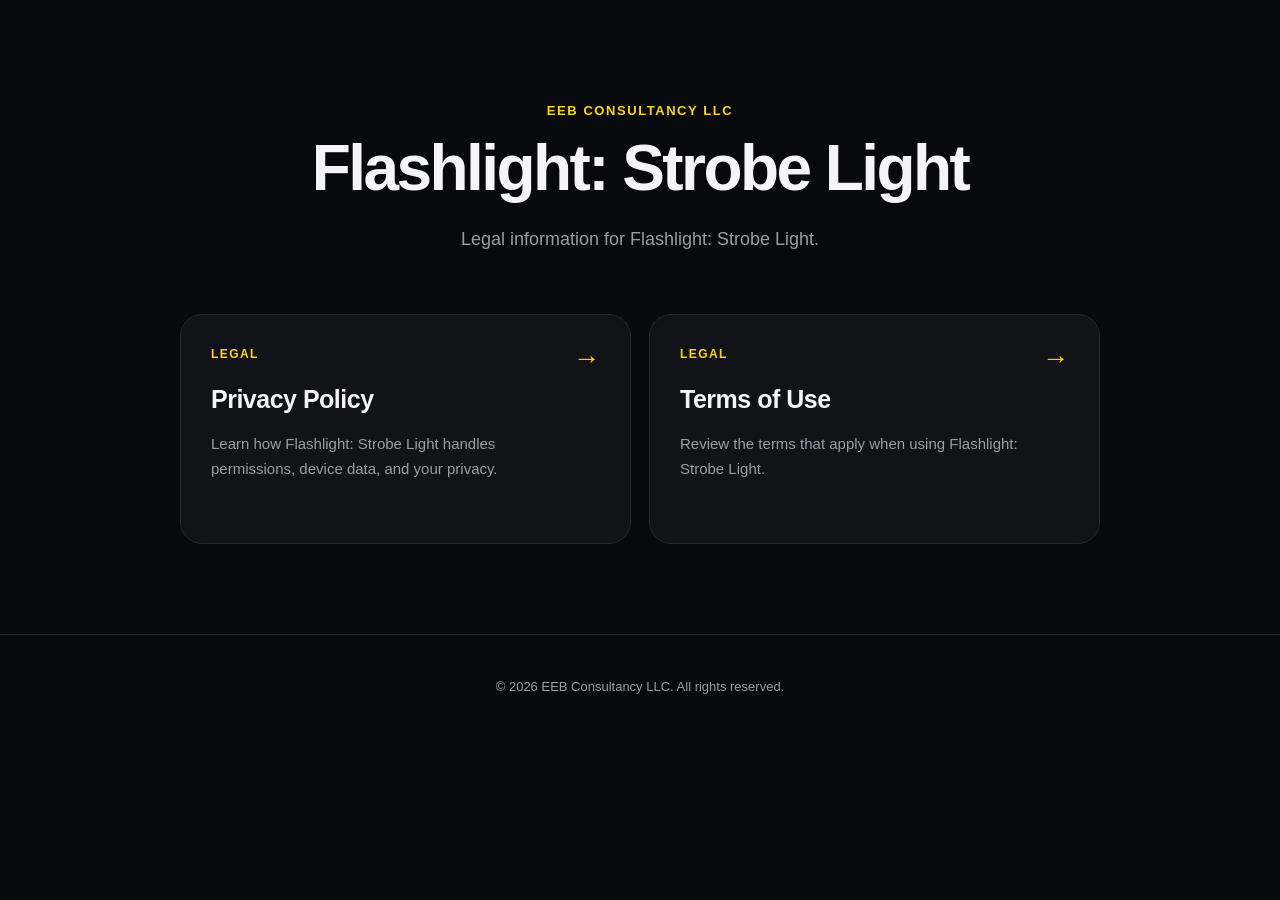
<file: index.html>
<!DOCTYPE html>
<html lang="en">
<head>
  <meta charset="UTF-8">
  <meta name="viewport" content="width=device-width, initial-scale=1.0">

  <title>Flashlight: Strobe Light — Legal</title>

  <meta
    name="description"
    content="Privacy Policy and Terms of Use for Flashlight: Strobe Light."
  >

  <meta name="robots" content="index, follow">

  <link rel="stylesheet" href="styles.css">
</head>

<body>

  <header class="site-header">
    <div class="container">
      <p class="eyebrow">EEB Consultancy LLC</p>
      <h1>Flashlight: Strobe Light</h1>
      <p class="subtitle">
        Legal information for Flashlight: Strobe Light.
      </p>
    </div>
  </header>

  <main class="container">

    <section class="legal-grid">

      <a class="legal-card" href="privacy.html">
        <div>
          <p class="card-label">LEGAL</p>
          <h2>Privacy Policy</h2>
          <p>
            Learn how Flashlight: Strobe Light handles permissions,
            device data, and your privacy.
          </p>
        </div>
        <span class="card-arrow">→</span>
      </a>

      <a class="legal-card" href="terms.html">
        <div>
          <p class="card-label">LEGAL</p>
          <h2>Terms of Use</h2>
          <p>
            Review the terms that apply when using
            Flashlight: Strobe Light.
          </p>
        </div>
        <span class="card-arrow">→</span>
      </a>

    </section>

  </main>

  <footer class="site-footer">
    <div class="container">
      <p>© 2026 EEB Consultancy LLC. All rights reserved.</p>
    </div>
  </footer>

</body>
</html>
</file>
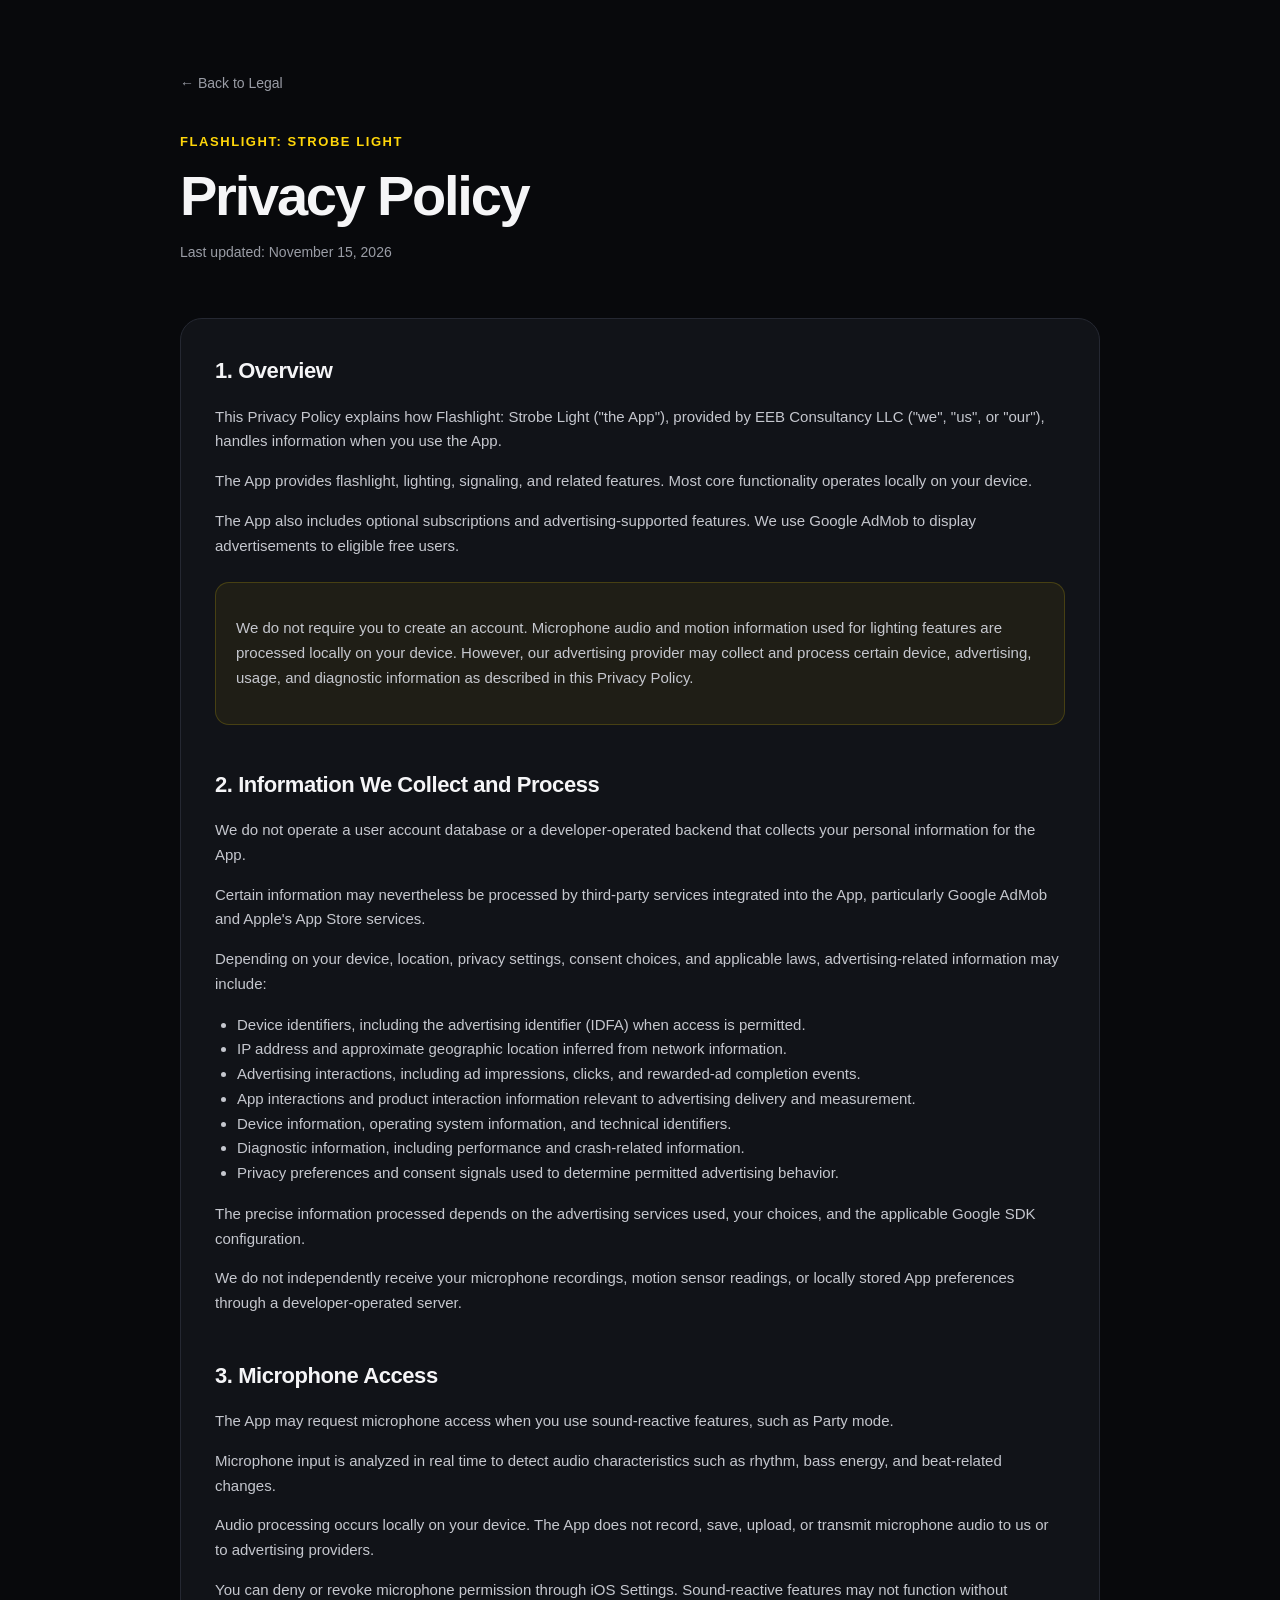
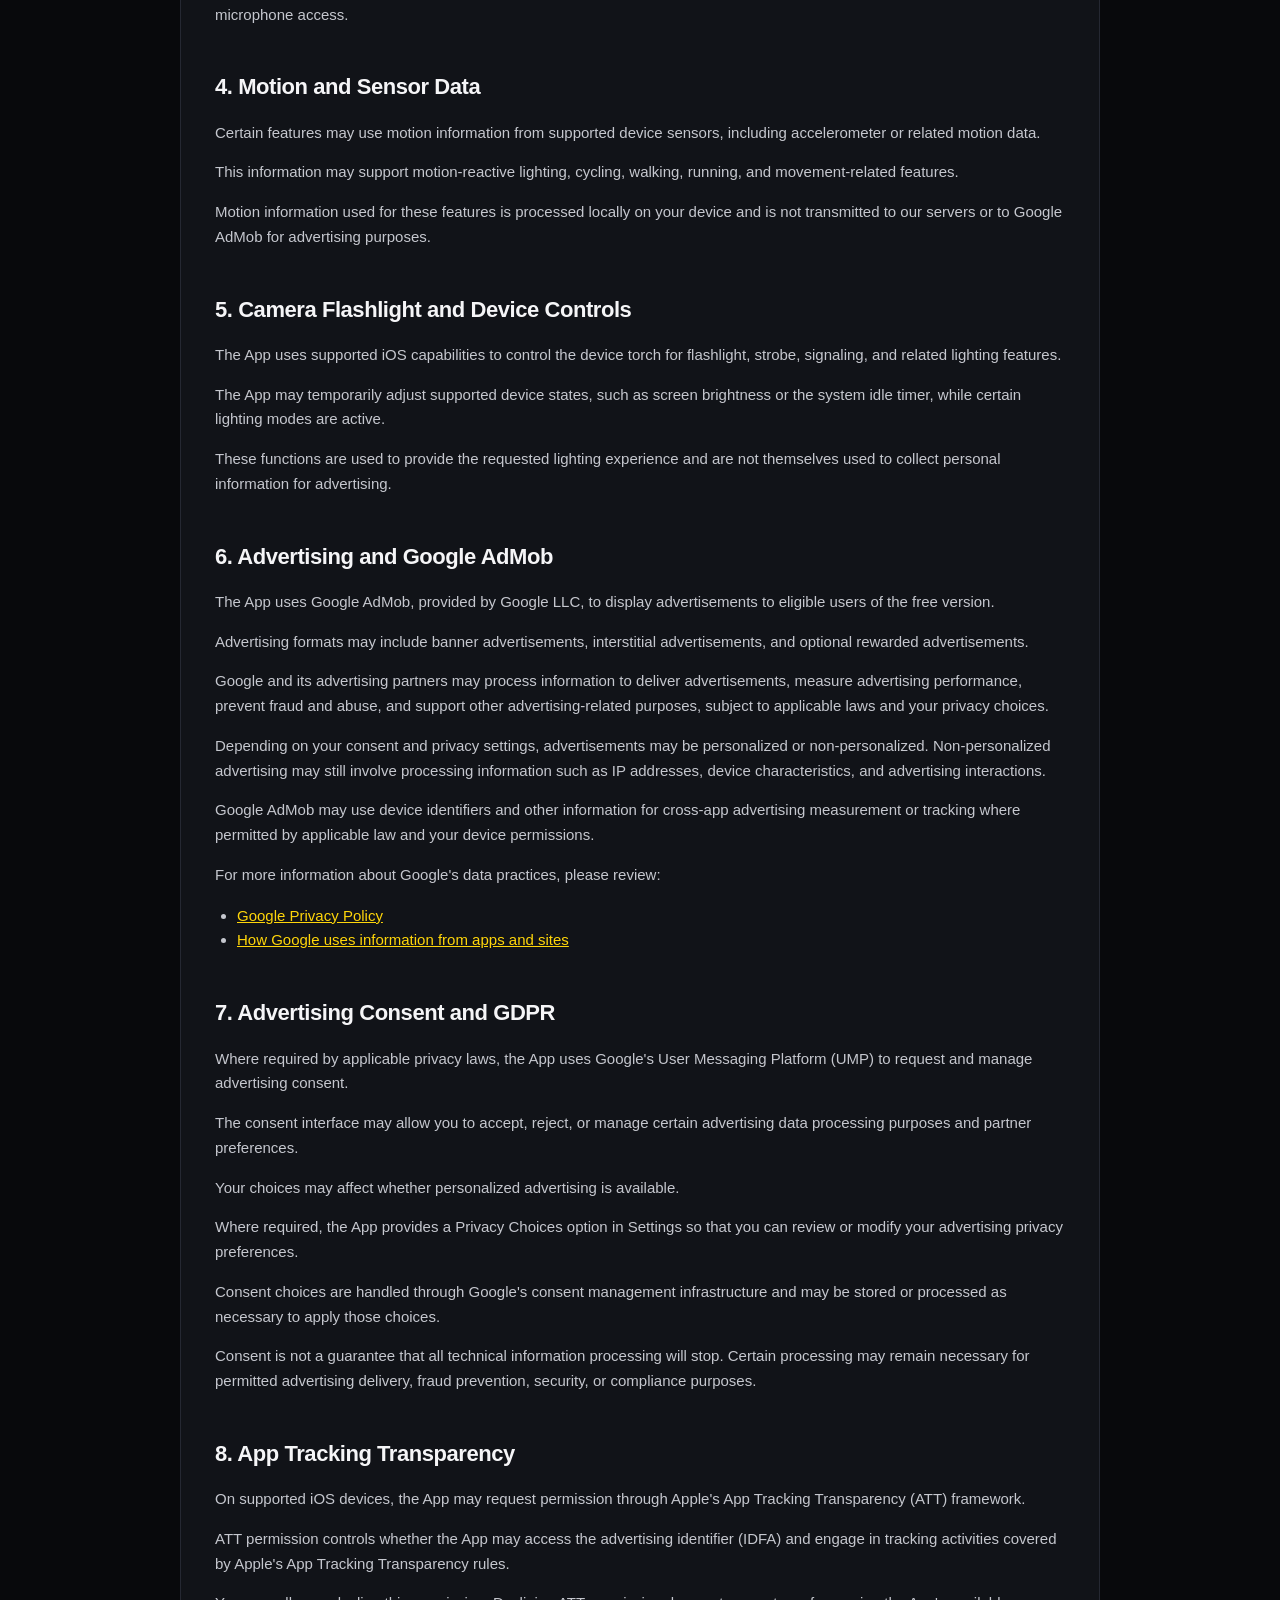
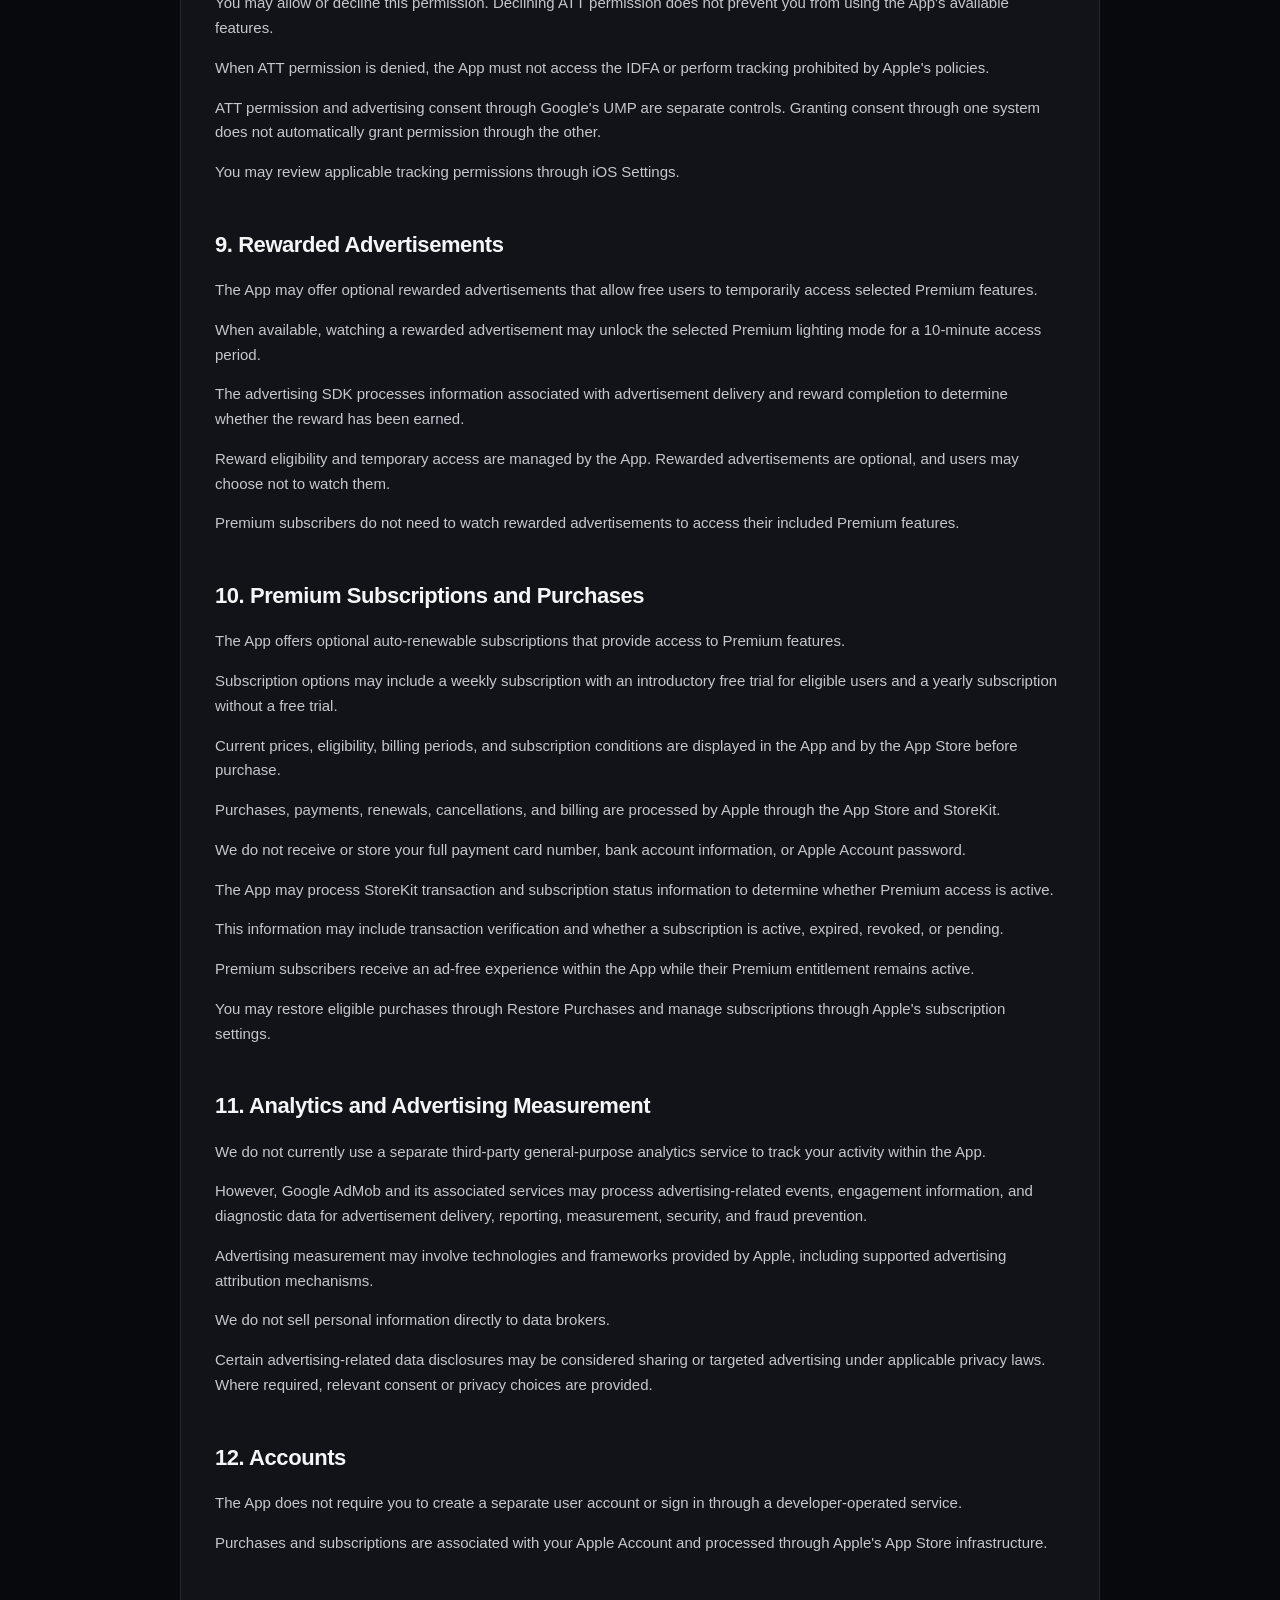
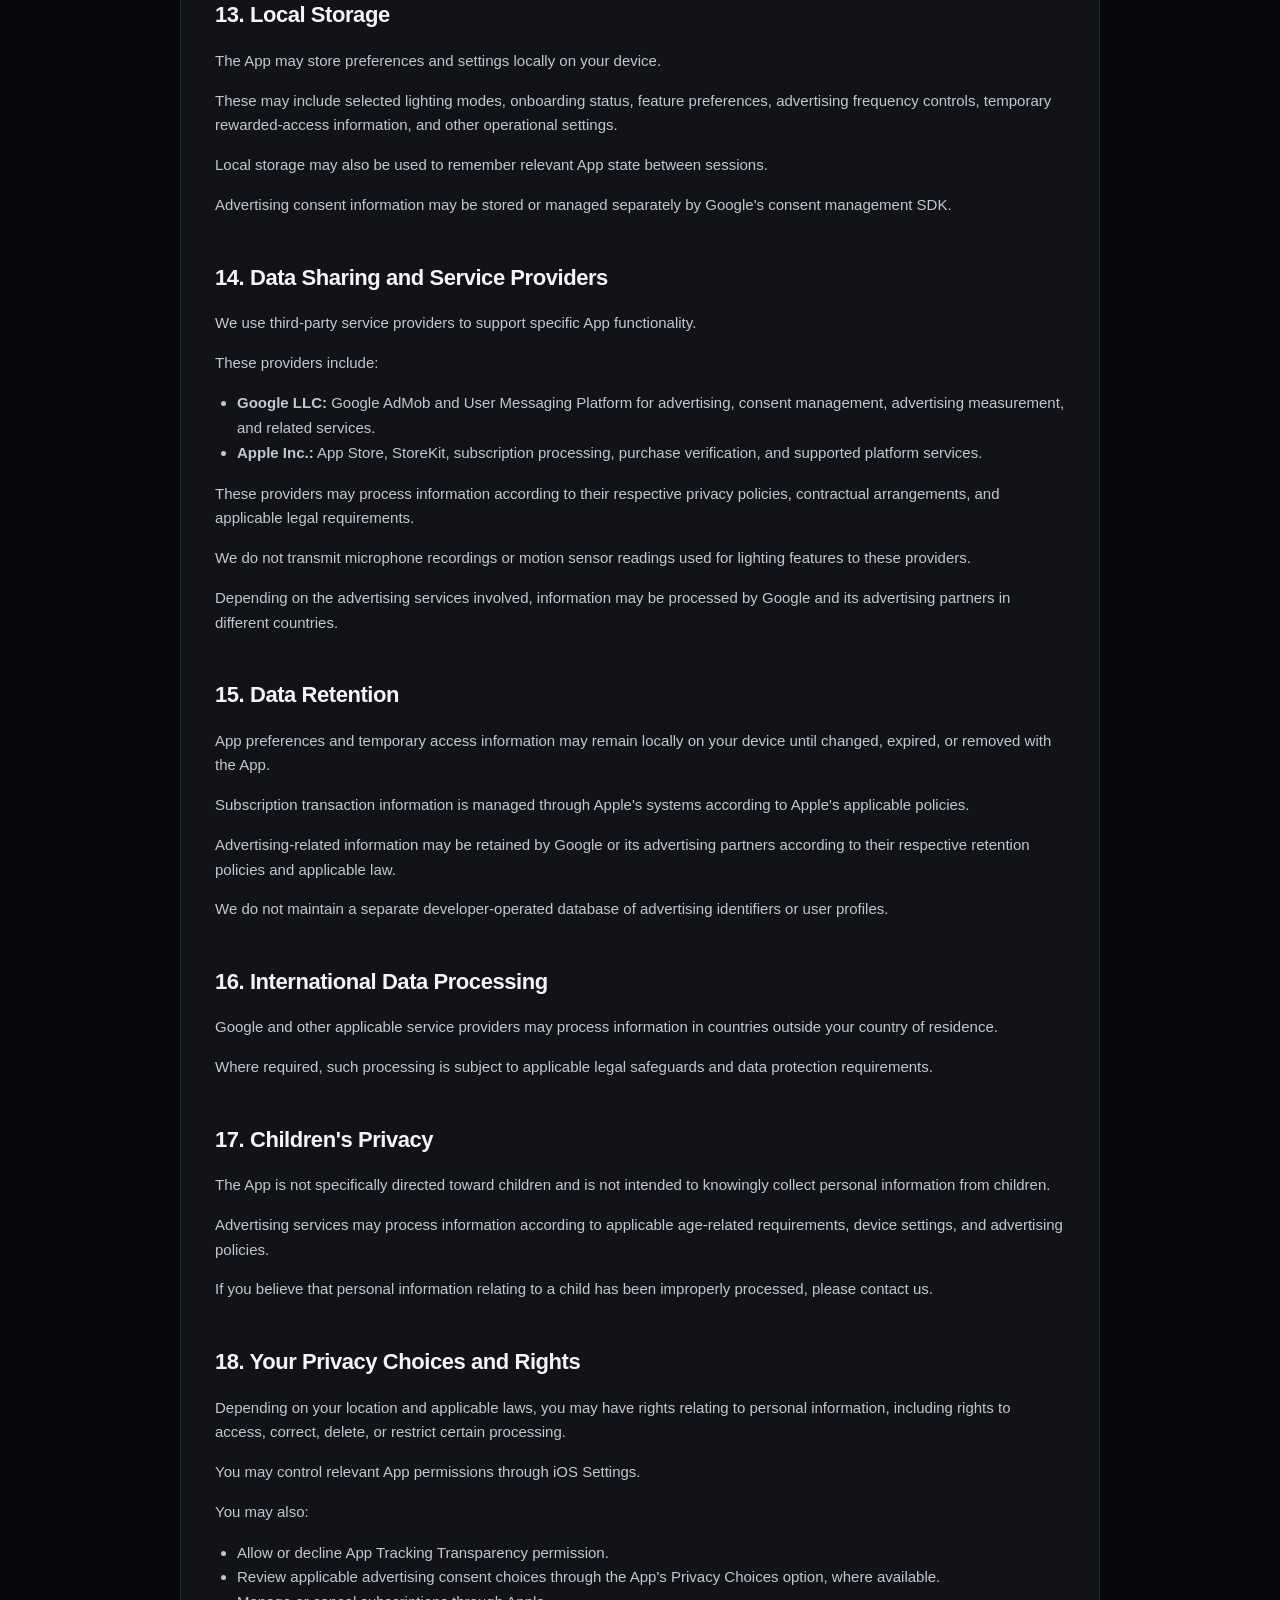
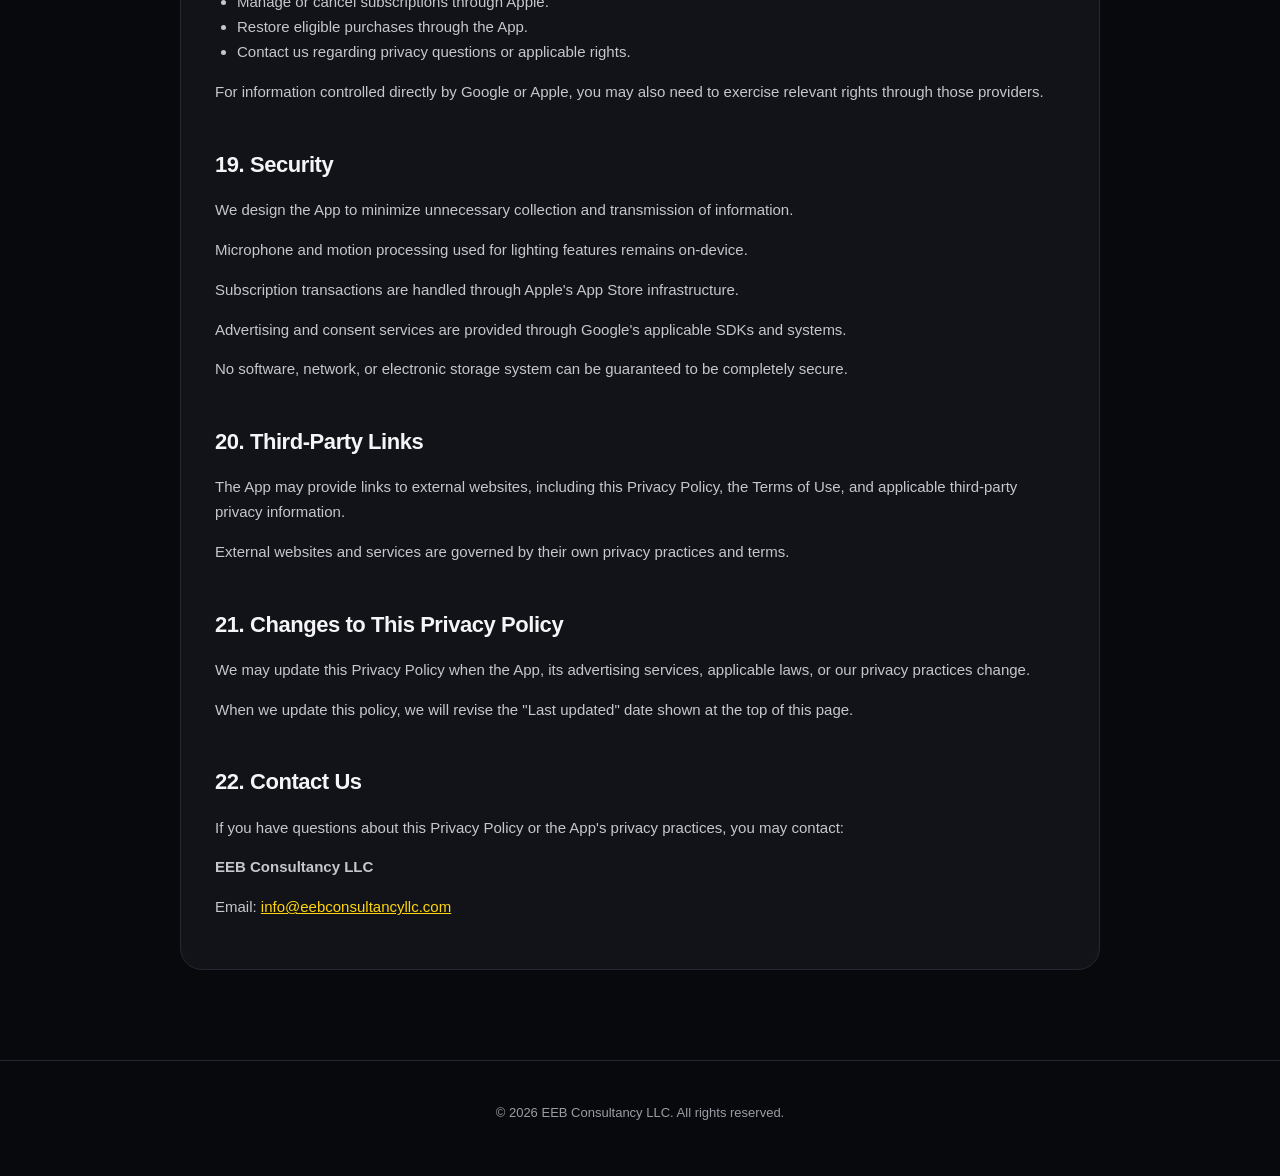
<file: privacy.html>
<!DOCTYPE html>
<html lang="en">
<head>
  <meta charset="UTF-8">
  <meta name="viewport" content="width=device-width, initial-scale=1.0">

  <title>Privacy Policy — Flashlight: Strobe Light</title>

  <meta
    name="description"
    content="Privacy Policy for Flashlight: Strobe Light by EEB Consultancy LLC."
  >

  <meta name="robots" content="index, follow">
  <link rel="stylesheet" href="styles.css">
</head>

<body>

  <main class="container legal-page">

    <header class="legal-page-header">
      <a class="back-link" href="index.html">← Back to Legal</a>

      <p class="eyebrow">Flashlight: Strobe Light</p>
      <h1>Privacy Policy</h1>
      <p class="last-updated">Last updated: November 15, 2026</p>
    </header>

    <article class="legal-content">

      <h2>1. Overview</h2>

      <p>
        This Privacy Policy explains how Flashlight: Strobe Light
        ("the App"), provided by EEB Consultancy LLC ("we", "us",
        or "our"), handles information when you use the App.
      </p>

      <p>
        The App provides flashlight, lighting, signaling, and
        related features. Most core functionality operates locally
        on your device.
      </p>

      <p>
        The App also includes optional subscriptions and
        advertising-supported features. We use Google AdMob
        to display advertisements to eligible free users.
      </p>

      <div class="notice">
        <p>
          We do not require you to create an account. Microphone
          audio and motion information used for lighting features
          are processed locally on your device. However, our
          advertising provider may collect and process certain
          device, advertising, usage, and diagnostic information
          as described in this Privacy Policy.
        </p>
      </div>


      <h2>2. Information We Collect and Process</h2>

      <p>
        We do not operate a user account database or a
        developer-operated backend that collects your personal
        information for the App.
      </p>

      <p>
        Certain information may nevertheless be processed by
        third-party services integrated into the App, particularly
        Google AdMob and Apple's App Store services.
      </p>

      <p>
        Depending on your device, location, privacy settings,
        consent choices, and applicable laws, advertising-related
        information may include:
      </p>

      <ul>
        <li>
          Device identifiers, including the advertising identifier
          (IDFA) when access is permitted.
        </li>
        <li>
          IP address and approximate geographic location inferred
          from network information.
        </li>
        <li>
          Advertising interactions, including ad impressions,
          clicks, and rewarded-ad completion events.
        </li>
        <li>
          App interactions and product interaction information
          relevant to advertising delivery and measurement.
        </li>
        <li>
          Device information, operating system information,
          and technical identifiers.
        </li>
        <li>
          Diagnostic information, including performance and
          crash-related information.
        </li>
        <li>
          Privacy preferences and consent signals used to
          determine permitted advertising behavior.
        </li>
      </ul>

      <p>
        The precise information processed depends on the
        advertising services used, your choices, and the
        applicable Google SDK configuration.
      </p>

      <p>
        We do not independently receive your microphone recordings,
        motion sensor readings, or locally stored App preferences
        through a developer-operated server.
      </p>


      <h2>3. Microphone Access</h2>

      <p>
        The App may request microphone access when you use
        sound-reactive features, such as Party mode.
      </p>

      <p>
        Microphone input is analyzed in real time to detect
        audio characteristics such as rhythm, bass energy,
        and beat-related changes.
      </p>

      <p>
        Audio processing occurs locally on your device.
        The App does not record, save, upload, or transmit
        microphone audio to us or to advertising providers.
      </p>

      <p>
        You can deny or revoke microphone permission through
        iOS Settings. Sound-reactive features may not function
        without microphone access.
      </p>


      <h2>4. Motion and Sensor Data</h2>

      <p>
        Certain features may use motion information from
        supported device sensors, including accelerometer
        or related motion data.
      </p>

      <p>
        This information may support motion-reactive lighting,
        cycling, walking, running, and movement-related features.
      </p>

      <p>
        Motion information used for these features is processed
        locally on your device and is not transmitted to our
        servers or to Google AdMob for advertising purposes.
      </p>


      <h2>5. Camera Flashlight and Device Controls</h2>

      <p>
        The App uses supported iOS capabilities to control
        the device torch for flashlight, strobe, signaling,
        and related lighting features.
      </p>

      <p>
        The App may temporarily adjust supported device states,
        such as screen brightness or the system idle timer,
        while certain lighting modes are active.
      </p>

      <p>
        These functions are used to provide the requested
        lighting experience and are not themselves used to
        collect personal information for advertising.
      </p>


      <h2>6. Advertising and Google AdMob</h2>

      <p>
        The App uses Google AdMob, provided by Google LLC,
        to display advertisements to eligible users of
        the free version.
      </p>

      <p>
        Advertising formats may include banner advertisements,
        interstitial advertisements, and optional rewarded
        advertisements.
      </p>

      <p>
        Google and its advertising partners may process
        information to deliver advertisements, measure
        advertising performance, prevent fraud and abuse,
        and support other advertising-related purposes,
        subject to applicable laws and your privacy choices.
      </p>

      <p>
        Depending on your consent and privacy settings,
        advertisements may be personalized or non-personalized.
        Non-personalized advertising may still involve
        processing information such as IP addresses, device
        characteristics, and advertising interactions.
      </p>

      <p>
        Google AdMob may use device identifiers and other
        information for cross-app advertising measurement
        or tracking where permitted by applicable law
        and your device permissions.
      </p>

      <p>
        For more information about Google's data practices,
        please review:
      </p>

      <ul>
        <li>
          <a
            href="https://policies.google.com/privacy"
            target="_blank"
            rel="noopener noreferrer"
          >
            Google Privacy Policy
          </a>
        </li>
        <li>
          <a
            href="https://policies.google.com/technologies/partner-sites"
            target="_blank"
            rel="noopener noreferrer"
          >
            How Google uses information from apps and sites
          </a>
        </li>
      </ul>


      <h2>7. Advertising Consent and GDPR</h2>

      <p>
        Where required by applicable privacy laws, the App
        uses Google's User Messaging Platform (UMP) to
        request and manage advertising consent.
      </p>

      <p>
        The consent interface may allow you to accept,
        reject, or manage certain advertising data
        processing purposes and partner preferences.
      </p>

      <p>
        Your choices may affect whether personalized
        advertising is available.
      </p>

      <p>
        Where required, the App provides a Privacy Choices
        option in Settings so that you can review or
        modify your advertising privacy preferences.
      </p>

      <p>
        Consent choices are handled through Google's
        consent management infrastructure and may be
        stored or processed as necessary to apply
        those choices.
      </p>

      <p>
        Consent is not a guarantee that all technical
        information processing will stop. Certain
        processing may remain necessary for permitted
        advertising delivery, fraud prevention,
        security, or compliance purposes.
      </p>


      <h2>8. App Tracking Transparency</h2>

      <p>
        On supported iOS devices, the App may request
        permission through Apple's App Tracking
        Transparency (ATT) framework.
      </p>

      <p>
        ATT permission controls whether the App may
        access the advertising identifier (IDFA)
        and engage in tracking activities covered
        by Apple's App Tracking Transparency rules.
      </p>

      <p>
        You may allow or decline this permission.
        Declining ATT permission does not prevent
        you from using the App's available features.
      </p>

      <p>
        When ATT permission is denied, the App must
        not access the IDFA or perform tracking
        prohibited by Apple's policies.
      </p>

      <p>
        ATT permission and advertising consent
        through Google's UMP are separate controls.
        Granting consent through one system does
        not automatically grant permission through
        the other.
      </p>

      <p>
        You may review applicable tracking permissions
        through iOS Settings.
      </p>


      <h2>9. Rewarded Advertisements</h2>

      <p>
        The App may offer optional rewarded advertisements
        that allow free users to temporarily access
        selected Premium features.
      </p>

      <p>
        When available, watching a rewarded advertisement
        may unlock the selected Premium lighting mode
        for a 10-minute access period.
      </p>

      <p>
        The advertising SDK processes information
        associated with advertisement delivery and
        reward completion to determine whether the
        reward has been earned.
      </p>

      <p>
        Reward eligibility and temporary access are
        managed by the App. Rewarded advertisements
        are optional, and users may choose not to
        watch them.
      </p>

      <p>
        Premium subscribers do not need to watch
        rewarded advertisements to access their
        included Premium features.
      </p>


      <h2>10. Premium Subscriptions and Purchases</h2>

      <p>
        The App offers optional auto-renewable
        subscriptions that provide access to
        Premium features.
      </p>

      <p>
        Subscription options may include a weekly
        subscription with an introductory free trial
        for eligible users and a yearly subscription
        without a free trial.
      </p>

      <p>
        Current prices, eligibility, billing periods,
        and subscription conditions are displayed
        in the App and by the App Store before purchase.
      </p>

      <p>
        Purchases, payments, renewals, cancellations,
        and billing are processed by Apple through
        the App Store and StoreKit.
      </p>

      <p>
        We do not receive or store your full payment
        card number, bank account information,
        or Apple Account password.
      </p>

      <p>
        The App may process StoreKit transaction
        and subscription status information to
        determine whether Premium access is active.
      </p>

      <p>
        This information may include transaction
        verification and whether a subscription
        is active, expired, revoked, or pending.
      </p>

      <p>
        Premium subscribers receive an ad-free
        experience within the App while their
        Premium entitlement remains active.
      </p>

      <p>
        You may restore eligible purchases through
        Restore Purchases and manage subscriptions
        through Apple's subscription settings.
      </p>


      <h2>11. Analytics and Advertising Measurement</h2>

      <p>
        We do not currently use a separate
        third-party general-purpose analytics
        service to track your activity within
        the App.
      </p>

      <p>
        However, Google AdMob and its associated
        services may process advertising-related
        events, engagement information, and
        diagnostic data for advertisement delivery,
        reporting, measurement, security, and
        fraud prevention.
      </p>

      <p>
        Advertising measurement may involve
        technologies and frameworks provided
        by Apple, including supported advertising
        attribution mechanisms.
      </p>

      <p>
        We do not sell personal information
        directly to data brokers.
      </p>

      <p>
        Certain advertising-related data disclosures
        may be considered sharing or targeted
        advertising under applicable privacy laws.
        Where required, relevant consent or
        privacy choices are provided.
      </p>


      <h2>12. Accounts</h2>

      <p>
        The App does not require you to create
        a separate user account or sign in
        through a developer-operated service.
      </p>

      <p>
        Purchases and subscriptions are associated
        with your Apple Account and processed
        through Apple's App Store infrastructure.
      </p>


      <h2>13. Local Storage</h2>

      <p>
        The App may store preferences and settings
        locally on your device.
      </p>

      <p>
        These may include selected lighting modes,
        onboarding status, feature preferences,
        advertising frequency controls, temporary
        rewarded-access information, and other
        operational settings.
      </p>

      <p>
        Local storage may also be used to remember
        relevant App state between sessions.
      </p>

      <p>
        Advertising consent information may be
        stored or managed separately by Google's
        consent management SDK.
      </p>


      <h2>14. Data Sharing and Service Providers</h2>

      <p>
        We use third-party service providers
        to support specific App functionality.
      </p>

      <p>
        These providers include:
      </p>

      <ul>
        <li>
          <strong>Google LLC:</strong>
          Google AdMob and User Messaging Platform
          for advertising, consent management,
          advertising measurement, and related
          services.
        </li>
        <li>
          <strong>Apple Inc.:</strong>
          App Store, StoreKit, subscription
          processing, purchase verification,
          and supported platform services.
        </li>
      </ul>

      <p>
        These providers may process information
        according to their respective privacy
        policies, contractual arrangements,
        and applicable legal requirements.
      </p>

      <p>
        We do not transmit microphone recordings
        or motion sensor readings used for
        lighting features to these providers.
      </p>

      <p>
        Depending on the advertising services
        involved, information may be processed
        by Google and its advertising partners
        in different countries.
      </p>


      <h2>15. Data Retention</h2>

      <p>
        App preferences and temporary access
        information may remain locally on your
        device until changed, expired, or
        removed with the App.
      </p>

      <p>
        Subscription transaction information
        is managed through Apple's systems
        according to Apple's applicable policies.
      </p>

      <p>
        Advertising-related information may
        be retained by Google or its advertising
        partners according to their respective
        retention policies and applicable law.
      </p>

      <p>
        We do not maintain a separate
        developer-operated database of
        advertising identifiers or user profiles.
      </p>


      <h2>16. International Data Processing</h2>

      <p>
        Google and other applicable service
        providers may process information
        in countries outside your country
        of residence.
      </p>

      <p>
        Where required, such processing
        is subject to applicable legal
        safeguards and data protection
        requirements.
      </p>


      <h2>17. Children's Privacy</h2>

      <p>
        The App is not specifically directed
        toward children and is not intended
        to knowingly collect personal
        information from children.
      </p>

      <p>
        Advertising services may process
        information according to applicable
        age-related requirements, device
        settings, and advertising policies.
      </p>

      <p>
        If you believe that personal
        information relating to a child
        has been improperly processed,
        please contact us.
      </p>


      <h2>18. Your Privacy Choices and Rights</h2>

      <p>
        Depending on your location and
        applicable laws, you may have
        rights relating to personal
        information, including rights
        to access, correct, delete,
        or restrict certain processing.
      </p>

      <p>
        You may control relevant App
        permissions through iOS Settings.
      </p>

      <p>
        You may also:
      </p>

      <ul>
        <li>
          Allow or decline App Tracking
          Transparency permission.
        </li>
        <li>
          Review applicable advertising
          consent choices through the
          App's Privacy Choices option,
          where available.
        </li>
        <li>
          Manage or cancel subscriptions
          through Apple.
        </li>
        <li>
          Restore eligible purchases
          through the App.
        </li>
        <li>
          Contact us regarding privacy
          questions or applicable rights.
        </li>
      </ul>

      <p>
        For information controlled directly
        by Google or Apple, you may also
        need to exercise relevant rights
        through those providers.
      </p>


      <h2>19. Security</h2>

      <p>
        We design the App to minimize
        unnecessary collection and
        transmission of information.
      </p>

      <p>
        Microphone and motion processing
        used for lighting features
        remains on-device.
      </p>

      <p>
        Subscription transactions are
        handled through Apple's
        App Store infrastructure.
      </p>

      <p>
        Advertising and consent services
        are provided through Google's
        applicable SDKs and systems.
      </p>

      <p>
        No software, network, or
        electronic storage system
        can be guaranteed to be
        completely secure.
      </p>


      <h2>20. Third-Party Links</h2>

      <p>
        The App may provide links to
        external websites, including
        this Privacy Policy, the
        Terms of Use, and applicable
        third-party privacy information.
      </p>

      <p>
        External websites and services
        are governed by their own
        privacy practices and terms.
      </p>


      <h2>21. Changes to This Privacy Policy</h2>

      <p>
        We may update this Privacy Policy
        when the App, its advertising
        services, applicable laws,
        or our privacy practices change.
      </p>

      <p>
        When we update this policy,
        we will revise the
        "Last updated" date
        shown at the top of this page.
      </p>


      <h2>22. Contact Us</h2>

      <p>
        If you have questions about
        this Privacy Policy or the
        App's privacy practices,
        you may contact:
      </p>

      <p>
        <strong>EEB Consultancy LLC</strong>
      </p>

      <p>
        Email:
        <a href="mailto:info@eebconsultancyllc.com">
          info@eebconsultancyllc.com
        </a>
      </p>

    </article>

  </main>

  <footer class="site-footer">
    <div class="container">
      <p>© 2026 EEB Consultancy LLC. All rights reserved.</p>
    </div>
  </footer>

</body>
</html>
</file>
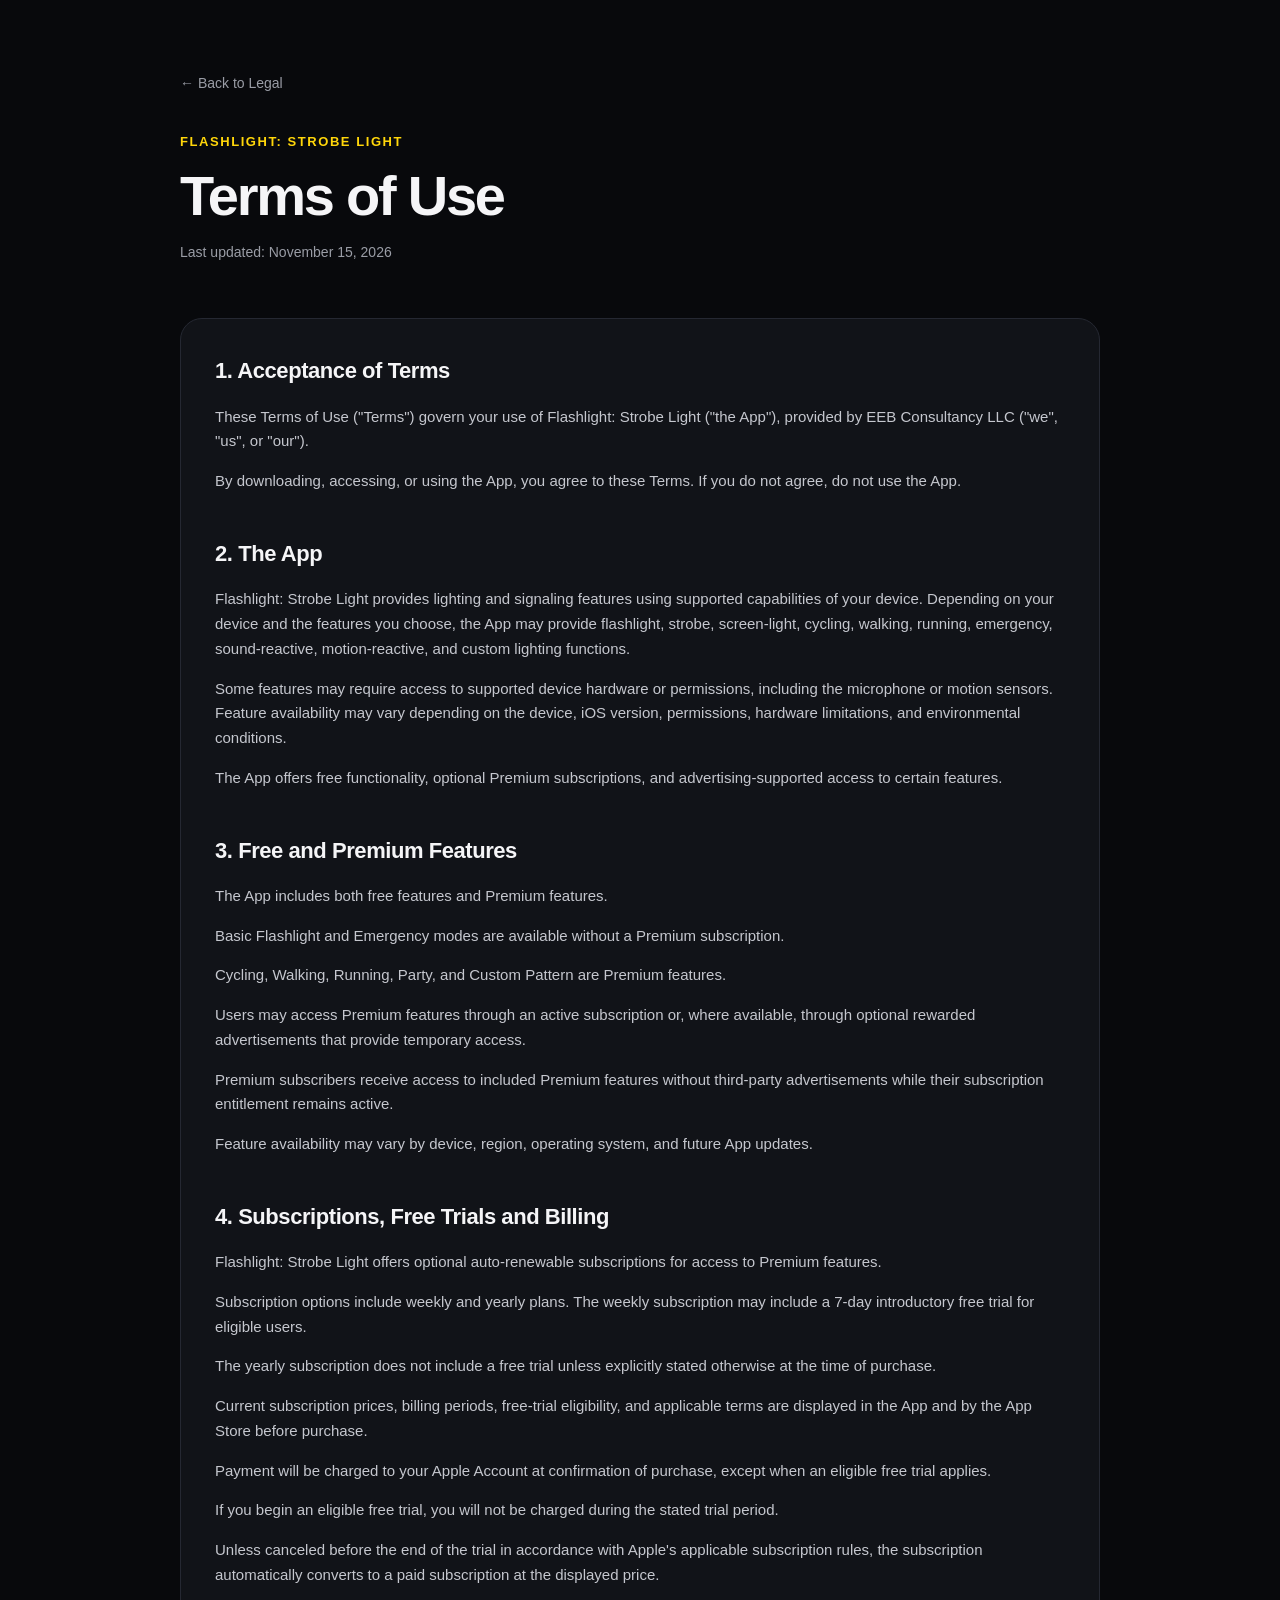
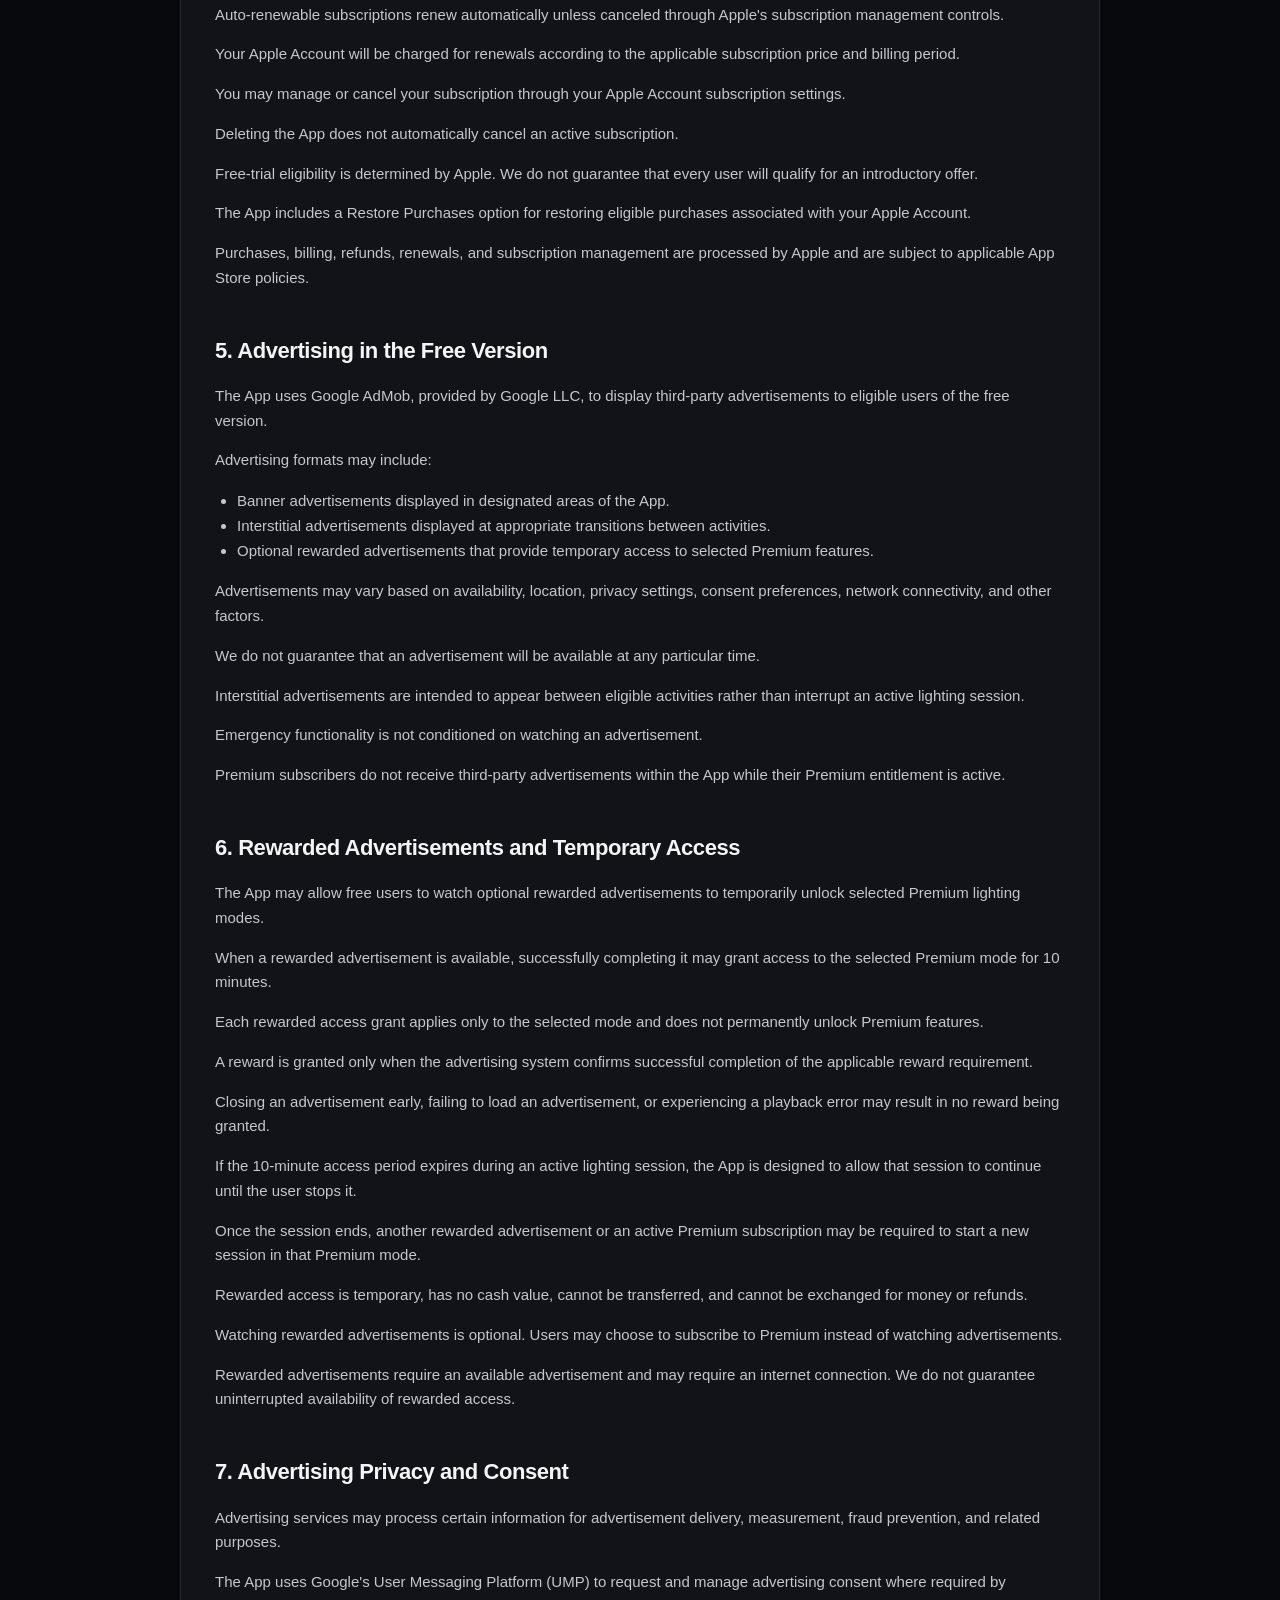
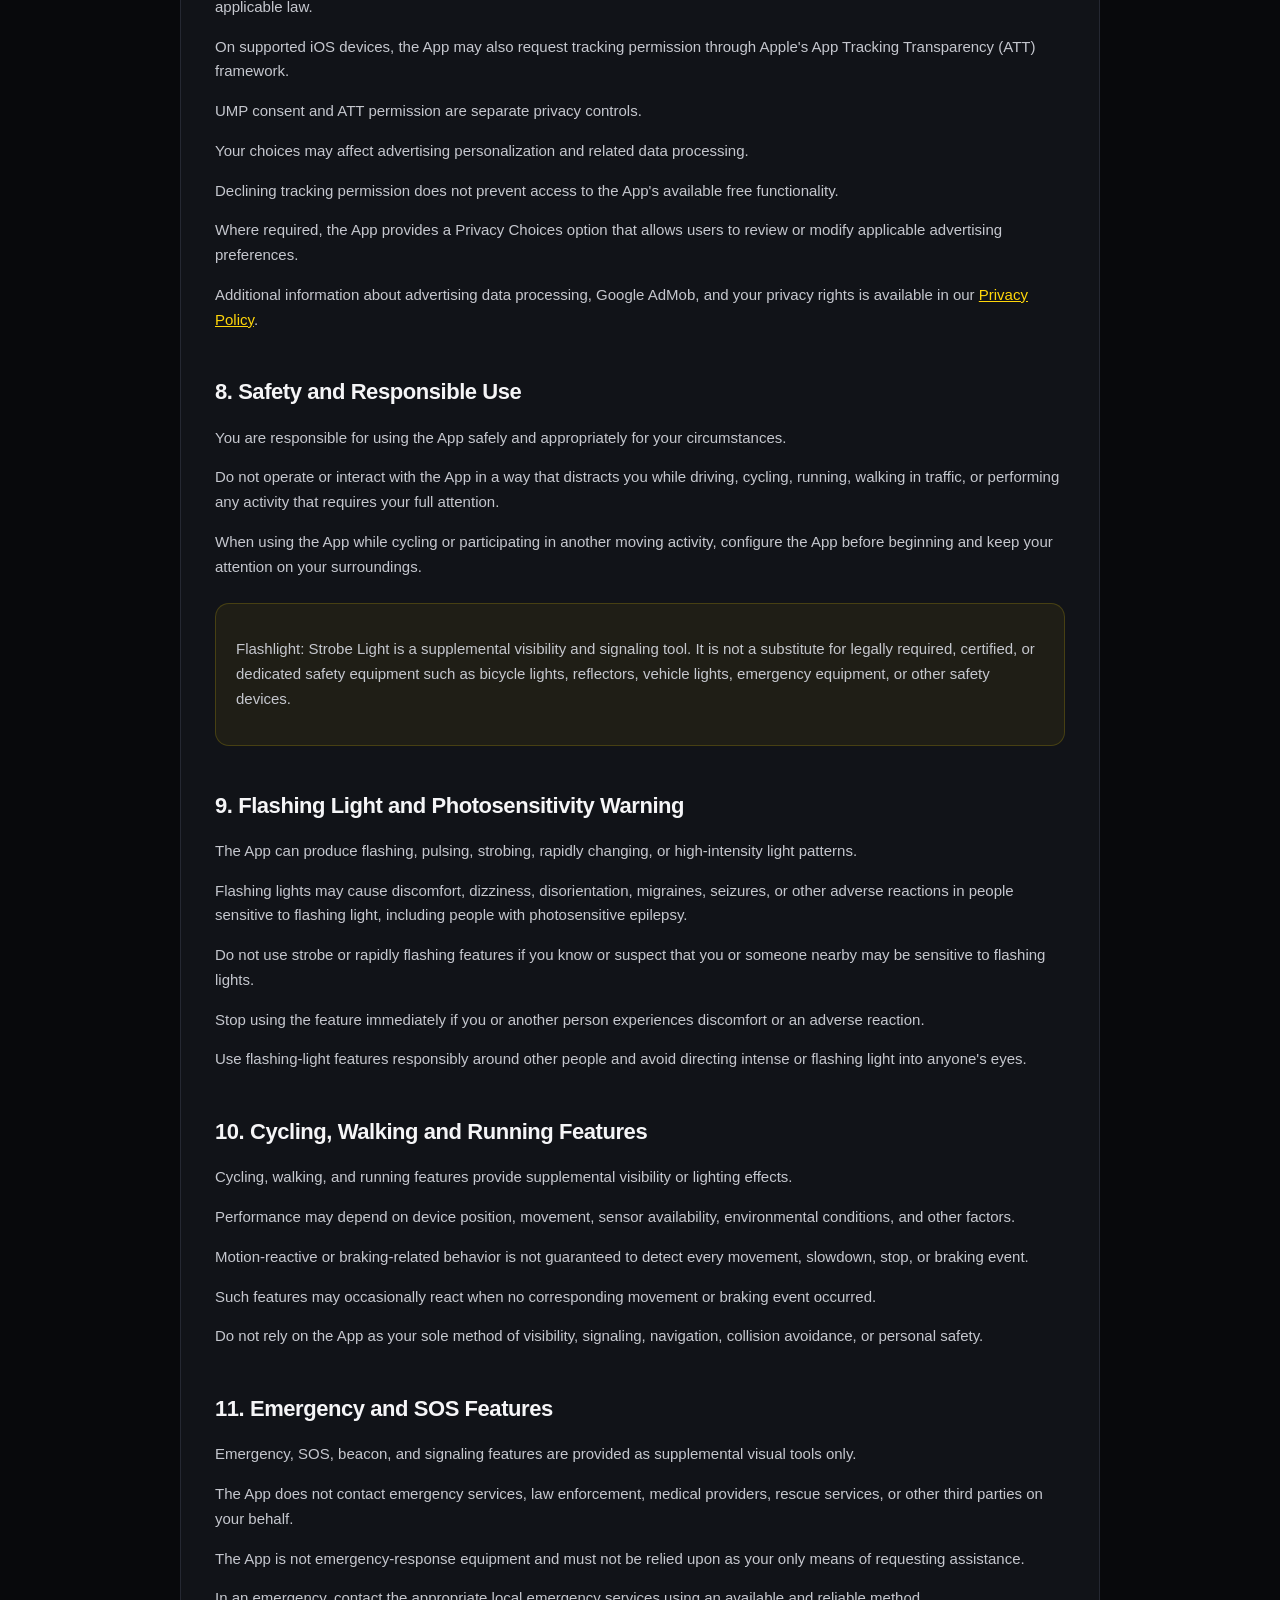
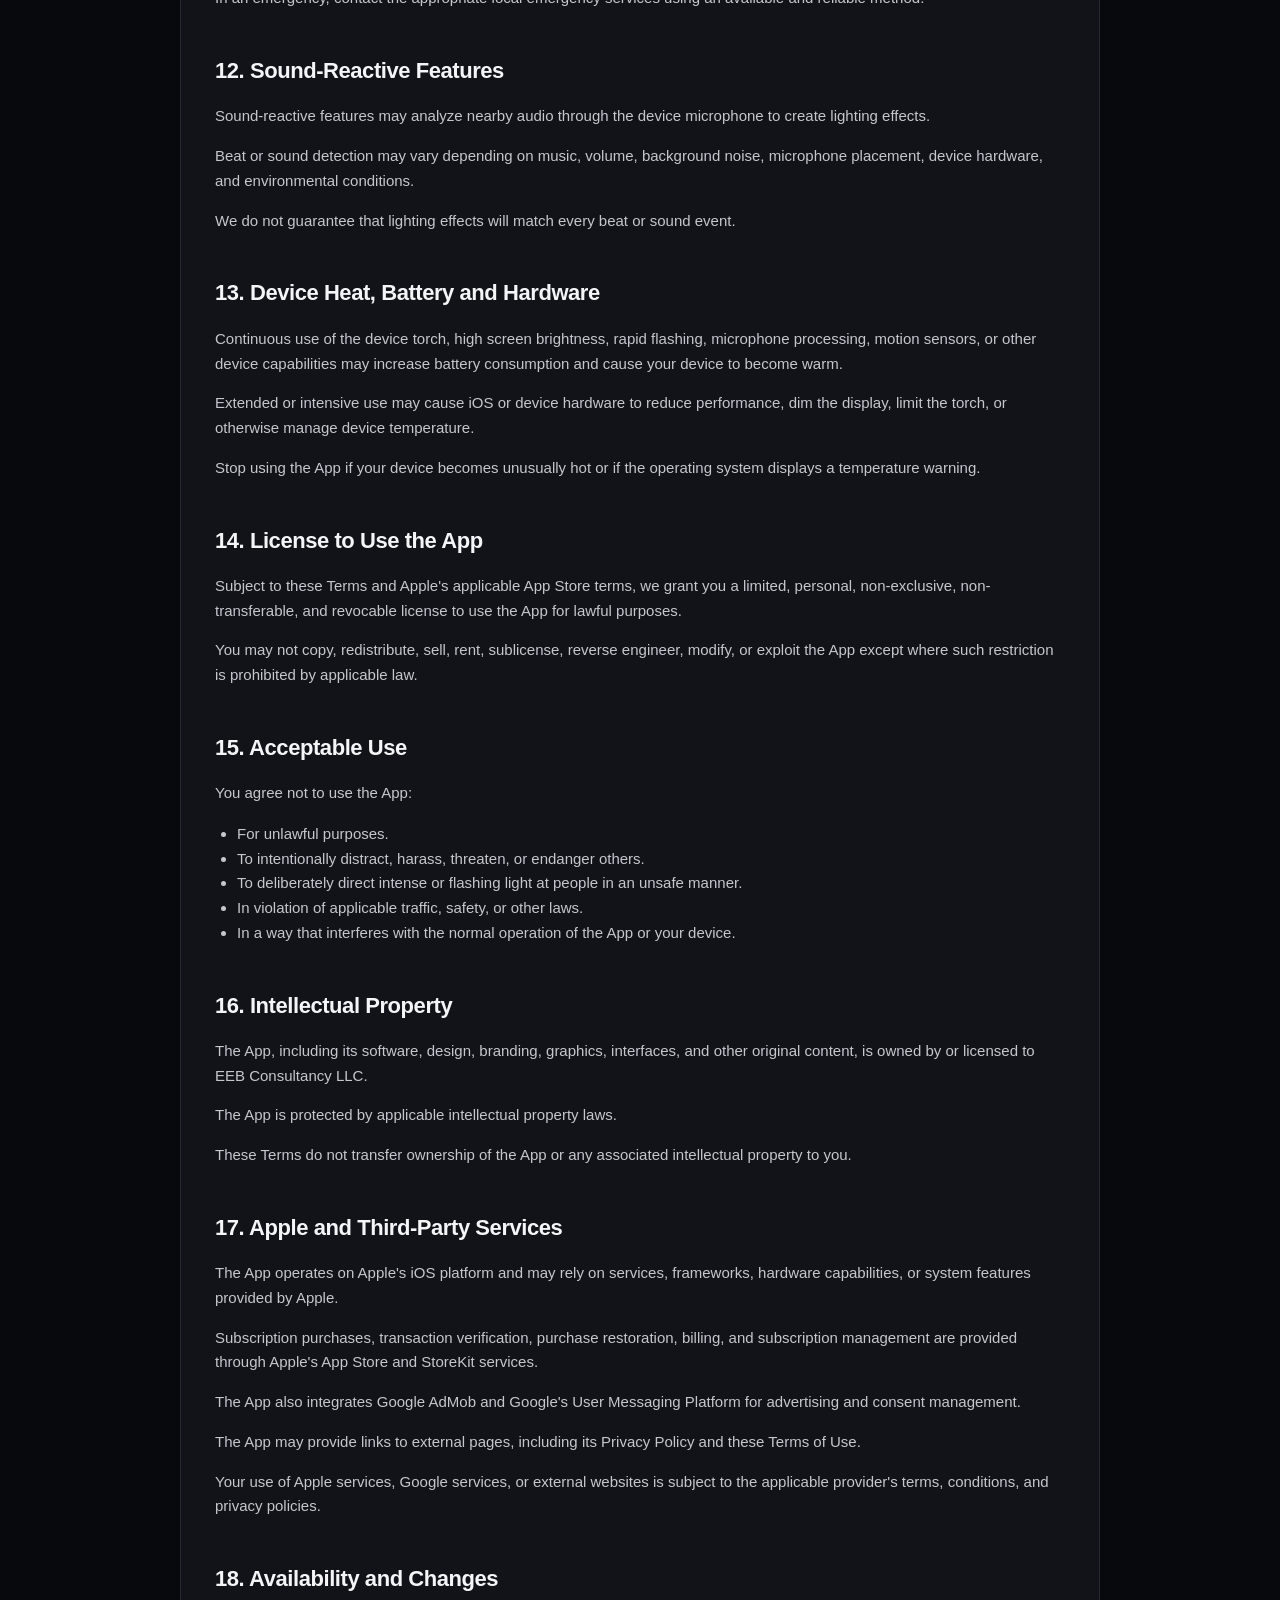
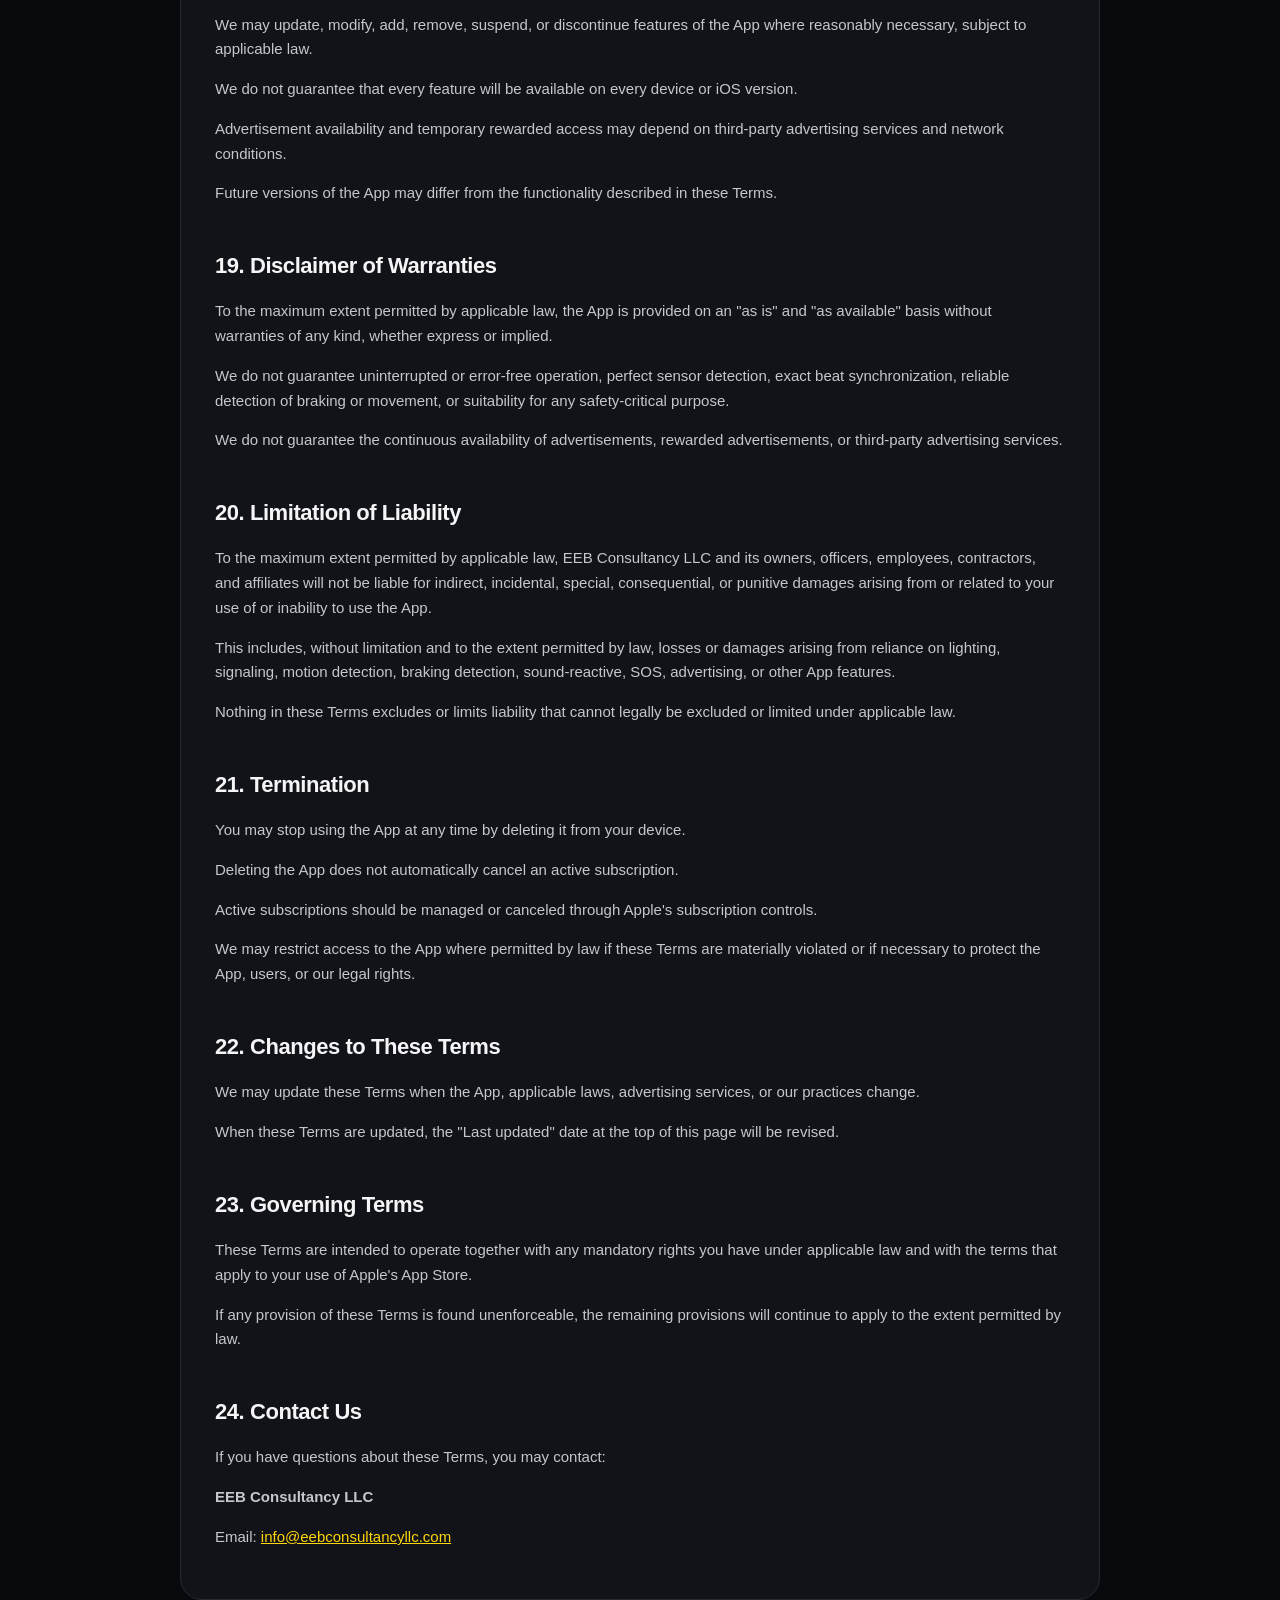
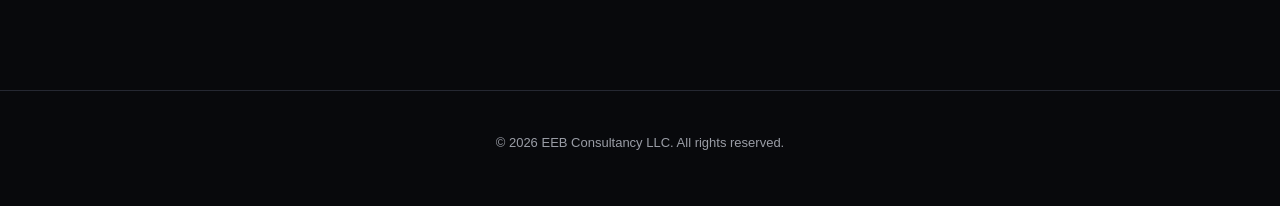
<file: terms.html>
<!DOCTYPE html>
<html lang="en">
<head>
  <meta charset="UTF-8">
  <meta name="viewport" content="width=device-width, initial-scale=1.0">

  <title>Terms of Use — Flashlight: Strobe Light</title>

  <meta
    name="description"
    content="Terms of Use for Flashlight: Strobe Light by EEB Consultancy LLC."
  >

  <meta name="robots" content="index, follow">
  <link rel="stylesheet" href="styles.css">
</head>

<body>

  <main class="container legal-page">

    <header class="legal-page-header">
      <a class="back-link" href="index.html">← Back to Legal</a>

      <p class="eyebrow">Flashlight: Strobe Light</p>
      <h1>Terms of Use</h1>
      <p class="last-updated">Last updated: November 15, 2026</p>
    </header>

    <article class="legal-content">

      <h2>1. Acceptance of Terms</h2>

      <p>
        These Terms of Use ("Terms") govern your use of
        Flashlight: Strobe Light ("the App"), provided by
        EEB Consultancy LLC ("we", "us", or "our").
      </p>

      <p>
        By downloading, accessing, or using the App, you agree to
        these Terms. If you do not agree, do not use the App.
      </p>


      <h2>2. The App</h2>

      <p>
        Flashlight: Strobe Light provides lighting and signaling
        features using supported capabilities of your device.
        Depending on your device and the features you choose, the App
        may provide flashlight, strobe, screen-light, cycling, walking,
        running, emergency, sound-reactive, motion-reactive, and custom
        lighting functions.
      </p>

      <p>
        Some features may require access to supported device hardware
        or permissions, including the microphone or motion sensors.
        Feature availability may vary depending on the device, iOS
        version, permissions, hardware limitations, and environmental
        conditions.
      </p>

      <p>
        The App offers free functionality, optional Premium
        subscriptions, and advertising-supported access to
        certain features.
      </p>


      <h2>3. Free and Premium Features</h2>

      <p>
        The App includes both free features and Premium features.
      </p>

      <p>
        Basic Flashlight and Emergency modes are available
        without a Premium subscription.
      </p>

      <p>
        Cycling, Walking, Running, Party, and Custom Pattern
        are Premium features.
      </p>

      <p>
        Users may access Premium features through an active
        subscription or, where available, through optional
        rewarded advertisements that provide temporary access.
      </p>

      <p>
        Premium subscribers receive access to included Premium
        features without third-party advertisements while their
        subscription entitlement remains active.
      </p>

      <p>
        Feature availability may vary by device, region,
        operating system, and future App updates.
      </p>


      <h2>4. Subscriptions, Free Trials and Billing</h2>

      <p>
        Flashlight: Strobe Light offers optional auto-renewable
        subscriptions for access to Premium features.
      </p>

      <p>
        Subscription options include weekly and yearly plans.
        The weekly subscription may include a 7-day introductory
        free trial for eligible users.
      </p>

      <p>
        The yearly subscription does not include a free trial
        unless explicitly stated otherwise at the time of purchase.
      </p>

      <p>
        Current subscription prices, billing periods, free-trial
        eligibility, and applicable terms are displayed in the
        App and by the App Store before purchase.
      </p>

      <p>
        Payment will be charged to your Apple Account at
        confirmation of purchase, except when an eligible
        free trial applies.
      </p>

      <p>
        If you begin an eligible free trial, you will not be
        charged during the stated trial period.
      </p>

      <p>
        Unless canceled before the end of the trial in accordance
        with Apple's applicable subscription rules, the
        subscription automatically converts to a paid
        subscription at the displayed price.
      </p>

      <p>
        Auto-renewable subscriptions renew automatically
        unless canceled through Apple's subscription
        management controls.
      </p>

      <p>
        Your Apple Account will be charged for renewals
        according to the applicable subscription price
        and billing period.
      </p>

      <p>
        You may manage or cancel your subscription through
        your Apple Account subscription settings.
      </p>

      <p>
        Deleting the App does not automatically cancel
        an active subscription.
      </p>

      <p>
        Free-trial eligibility is determined by Apple.
        We do not guarantee that every user will qualify
        for an introductory offer.
      </p>

      <p>
        The App includes a Restore Purchases option
        for restoring eligible purchases associated
        with your Apple Account.
      </p>

      <p>
        Purchases, billing, refunds, renewals, and
        subscription management are processed by Apple
        and are subject to applicable App Store policies.
      </p>


      <h2>5. Advertising in the Free Version</h2>

      <p>
        The App uses Google AdMob, provided by Google LLC,
        to display third-party advertisements to eligible
        users of the free version.
      </p>

      <p>
        Advertising formats may include:
      </p>

      <ul>
        <li>
          Banner advertisements displayed in designated
          areas of the App.
        </li>
        <li>
          Interstitial advertisements displayed at
          appropriate transitions between activities.
        </li>
        <li>
          Optional rewarded advertisements that provide
          temporary access to selected Premium features.
        </li>
      </ul>

      <p>
        Advertisements may vary based on availability,
        location, privacy settings, consent preferences,
        network connectivity, and other factors.
      </p>

      <p>
        We do not guarantee that an advertisement
        will be available at any particular time.
      </p>

      <p>
        Interstitial advertisements are intended to
        appear between eligible activities rather than
        interrupt an active lighting session.
      </p>

      <p>
        Emergency functionality is not conditioned
        on watching an advertisement.
      </p>

      <p>
        Premium subscribers do not receive third-party
        advertisements within the App while their
        Premium entitlement is active.
      </p>


      <h2>6. Rewarded Advertisements and Temporary Access</h2>

      <p>
        The App may allow free users to watch optional
        rewarded advertisements to temporarily unlock
        selected Premium lighting modes.
      </p>

      <p>
        When a rewarded advertisement is available,
        successfully completing it may grant access
        to the selected Premium mode for 10 minutes.
      </p>

      <p>
        Each rewarded access grant applies only to
        the selected mode and does not permanently
        unlock Premium features.
      </p>

      <p>
        A reward is granted only when the advertising
        system confirms successful completion of the
        applicable reward requirement.
      </p>

      <p>
        Closing an advertisement early, failing to
        load an advertisement, or experiencing a
        playback error may result in no reward
        being granted.
      </p>

      <p>
        If the 10-minute access period expires during
        an active lighting session, the App is designed
        to allow that session to continue until the
        user stops it.
      </p>

      <p>
        Once the session ends, another rewarded
        advertisement or an active Premium subscription
        may be required to start a new session
        in that Premium mode.
      </p>

      <p>
        Rewarded access is temporary, has no cash
        value, cannot be transferred, and cannot
        be exchanged for money or refunds.
      </p>

      <p>
        Watching rewarded advertisements is optional.
        Users may choose to subscribe to Premium
        instead of watching advertisements.
      </p>

      <p>
        Rewarded advertisements require an available
        advertisement and may require an internet
        connection. We do not guarantee uninterrupted
        availability of rewarded access.
      </p>


      <h2>7. Advertising Privacy and Consent</h2>

      <p>
        Advertising services may process certain
        information for advertisement delivery,
        measurement, fraud prevention, and related
        purposes.
      </p>

      <p>
        The App uses Google's User Messaging Platform
        (UMP) to request and manage advertising
        consent where required by applicable law.
      </p>

      <p>
        On supported iOS devices, the App may also
        request tracking permission through Apple's
        App Tracking Transparency (ATT) framework.
      </p>

      <p>
        UMP consent and ATT permission are separate
        privacy controls.
      </p>

      <p>
        Your choices may affect advertising
        personalization and related data processing.
      </p>

      <p>
        Declining tracking permission does not
        prevent access to the App's available
        free functionality.
      </p>

      <p>
        Where required, the App provides a Privacy
        Choices option that allows users to review
        or modify applicable advertising preferences.
      </p>

      <p>
        Additional information about advertising
        data processing, Google AdMob, and your
        privacy rights is available in our
        <a href="privacy.html">Privacy Policy</a>.
      </p>


      <h2>8. Safety and Responsible Use</h2>

      <p>
        You are responsible for using the App safely
        and appropriately for your circumstances.
      </p>

      <p>
        Do not operate or interact with the App
        in a way that distracts you while driving,
        cycling, running, walking in traffic,
        or performing any activity that requires
        your full attention.
      </p>

      <p>
        When using the App while cycling or
        participating in another moving activity,
        configure the App before beginning and
        keep your attention on your surroundings.
      </p>

      <div class="notice">
        <p>
          Flashlight: Strobe Light is a supplemental
          visibility and signaling tool. It is not
          a substitute for legally required,
          certified, or dedicated safety equipment
          such as bicycle lights, reflectors,
          vehicle lights, emergency equipment,
          or other safety devices.
        </p>
      </div>


      <h2>9. Flashing Light and Photosensitivity Warning</h2>

      <p>
        The App can produce flashing, pulsing,
        strobing, rapidly changing, or
        high-intensity light patterns.
      </p>

      <p>
        Flashing lights may cause discomfort,
        dizziness, disorientation, migraines,
        seizures, or other adverse reactions
        in people sensitive to flashing light,
        including people with photosensitive
        epilepsy.
      </p>

      <p>
        Do not use strobe or rapidly flashing
        features if you know or suspect that
        you or someone nearby may be sensitive
        to flashing lights.
      </p>

      <p>
        Stop using the feature immediately
        if you or another person experiences
        discomfort or an adverse reaction.
      </p>

      <p>
        Use flashing-light features responsibly
        around other people and avoid directing
        intense or flashing light into anyone's eyes.
      </p>


      <h2>10. Cycling, Walking and Running Features</h2>

      <p>
        Cycling, walking, and running features
        provide supplemental visibility or
        lighting effects.
      </p>

      <p>
        Performance may depend on device position,
        movement, sensor availability,
        environmental conditions, and other factors.
      </p>

      <p>
        Motion-reactive or braking-related behavior
        is not guaranteed to detect every movement,
        slowdown, stop, or braking event.
      </p>

      <p>
        Such features may occasionally react
        when no corresponding movement or
        braking event occurred.
      </p>

      <p>
        Do not rely on the App as your sole
        method of visibility, signaling,
        navigation, collision avoidance,
        or personal safety.
      </p>


      <h2>11. Emergency and SOS Features</h2>

      <p>
        Emergency, SOS, beacon, and signaling
        features are provided as supplemental
        visual tools only.
      </p>

      <p>
        The App does not contact emergency
        services, law enforcement, medical
        providers, rescue services, or
        other third parties on your behalf.
      </p>

      <p>
        The App is not emergency-response
        equipment and must not be relied
        upon as your only means of
        requesting assistance.
      </p>

      <p>
        In an emergency, contact the
        appropriate local emergency
        services using an available
        and reliable method.
      </p>


      <h2>12. Sound-Reactive Features</h2>

      <p>
        Sound-reactive features may analyze
        nearby audio through the device
        microphone to create lighting effects.
      </p>

      <p>
        Beat or sound detection may vary
        depending on music, volume,
        background noise, microphone placement,
        device hardware, and environmental conditions.
      </p>

      <p>
        We do not guarantee that lighting effects
        will match every beat or sound event.
      </p>


      <h2>13. Device Heat, Battery and Hardware</h2>

      <p>
        Continuous use of the device torch,
        high screen brightness, rapid flashing,
        microphone processing, motion sensors,
        or other device capabilities may
        increase battery consumption and
        cause your device to become warm.
      </p>

      <p>
        Extended or intensive use may cause
        iOS or device hardware to reduce
        performance, dim the display,
        limit the torch, or otherwise
        manage device temperature.
      </p>

      <p>
        Stop using the App if your device
        becomes unusually hot or if the
        operating system displays a
        temperature warning.
      </p>


      <h2>14. License to Use the App</h2>

      <p>
        Subject to these Terms and Apple's
        applicable App Store terms, we grant
        you a limited, personal, non-exclusive,
        non-transferable, and revocable license
        to use the App for lawful purposes.
      </p>

      <p>
        You may not copy, redistribute, sell,
        rent, sublicense, reverse engineer,
        modify, or exploit the App except
        where such restriction is prohibited
        by applicable law.
      </p>


      <h2>15. Acceptable Use</h2>

      <p>
        You agree not to use the App:
      </p>

      <ul>
        <li>For unlawful purposes.</li>
        <li>
          To intentionally distract, harass,
          threaten, or endanger others.
        </li>
        <li>
          To deliberately direct intense
          or flashing light at people
          in an unsafe manner.
        </li>
        <li>
          In violation of applicable
          traffic, safety, or other laws.
        </li>
        <li>
          In a way that interferes with
          the normal operation of the
          App or your device.
        </li>
      </ul>


      <h2>16. Intellectual Property</h2>

      <p>
        The App, including its software,
        design, branding, graphics,
        interfaces, and other original
        content, is owned by or licensed
        to EEB Consultancy LLC.
      </p>

      <p>
        The App is protected by applicable
        intellectual property laws.
      </p>

      <p>
        These Terms do not transfer
        ownership of the App or any
        associated intellectual property
        to you.
      </p>


      <h2>17. Apple and Third-Party Services</h2>

      <p>
        The App operates on Apple's iOS
        platform and may rely on services,
        frameworks, hardware capabilities,
        or system features provided by Apple.
      </p>

      <p>
        Subscription purchases, transaction
        verification, purchase restoration,
        billing, and subscription management
        are provided through Apple's
        App Store and StoreKit services.
      </p>

      <p>
        The App also integrates Google AdMob
        and Google's User Messaging Platform
        for advertising and consent management.
      </p>

      <p>
        The App may provide links to external
        pages, including its Privacy Policy
        and these Terms of Use.
      </p>

      <p>
        Your use of Apple services, Google
        services, or external websites is
        subject to the applicable provider's
        terms, conditions, and privacy policies.
      </p>


      <h2>18. Availability and Changes</h2>

      <p>
        We may update, modify, add, remove,
        suspend, or discontinue features
        of the App where reasonably necessary,
        subject to applicable law.
      </p>

      <p>
        We do not guarantee that every
        feature will be available on
        every device or iOS version.
      </p>

      <p>
        Advertisement availability and
        temporary rewarded access may
        depend on third-party advertising
        services and network conditions.
      </p>

      <p>
        Future versions of the App may
        differ from the functionality
        described in these Terms.
      </p>


      <h2>19. Disclaimer of Warranties</h2>

      <p>
        To the maximum extent permitted
        by applicable law, the App is
        provided on an "as is" and
        "as available" basis without
        warranties of any kind,
        whether express or implied.
      </p>

      <p>
        We do not guarantee uninterrupted
        or error-free operation, perfect
        sensor detection, exact beat
        synchronization, reliable detection
        of braking or movement, or suitability
        for any safety-critical purpose.
      </p>

      <p>
        We do not guarantee the continuous
        availability of advertisements,
        rewarded advertisements, or
        third-party advertising services.
      </p>


      <h2>20. Limitation of Liability</h2>

      <p>
        To the maximum extent permitted
        by applicable law, EEB Consultancy LLC
        and its owners, officers, employees,
        contractors, and affiliates will
        not be liable for indirect,
        incidental, special, consequential,
        or punitive damages arising from
        or related to your use of or
        inability to use the App.
      </p>

      <p>
        This includes, without limitation
        and to the extent permitted by law,
        losses or damages arising from
        reliance on lighting, signaling,
        motion detection, braking detection,
        sound-reactive, SOS, advertising,
        or other App features.
      </p>

      <p>
        Nothing in these Terms excludes
        or limits liability that cannot
        legally be excluded or limited
        under applicable law.
      </p>


      <h2>21. Termination</h2>

      <p>
        You may stop using the App
        at any time by deleting it
        from your device.
      </p>

      <p>
        Deleting the App does not
        automatically cancel an
        active subscription.
      </p>

      <p>
        Active subscriptions should
        be managed or canceled through
        Apple's subscription controls.
      </p>

      <p>
        We may restrict access to
        the App where permitted by law
        if these Terms are materially
        violated or if necessary to
        protect the App, users,
        or our legal rights.
      </p>


      <h2>22. Changes to These Terms</h2>

      <p>
        We may update these Terms
        when the App, applicable laws,
        advertising services, or our
        practices change.
      </p>

      <p>
        When these Terms are updated,
        the "Last updated" date
        at the top of this page
        will be revised.
      </p>


      <h2>23. Governing Terms</h2>

      <p>
        These Terms are intended to
        operate together with any
        mandatory rights you have
        under applicable law and
        with the terms that apply
        to your use of Apple's App Store.
      </p>

      <p>
        If any provision of these
        Terms is found unenforceable,
        the remaining provisions
        will continue to apply
        to the extent permitted by law.
      </p>


      <h2>24. Contact Us</h2>

      <p>
        If you have questions about
        these Terms, you may contact:
      </p>

      <p>
        <strong>EEB Consultancy LLC</strong>
      </p>

      <p>
        Email:
        <a href="mailto:info@eebconsultancyllc.com">
          info@eebconsultancyllc.com
        </a>
      </p>

    </article>

  </main>

  <footer class="site-footer">
    <div class="container">
      <p>© 2026 EEB Consultancy LLC. All rights reserved.</p>
    </div>
  </footer>

</body>
</html>
</file>
<file: styles.css>
:root {
  --bg: #08090c;
  --surface: #111318;
  --surface-hover: #171a20;
  --border: #252832;
  --text: #f5f5f7;
  --muted: #9a9da6;
  --accent: #ffd60a;
  --max-width: 920px;
}

* {
  box-sizing: border-box;
}

html {
  scroll-behavior: smooth;
}

body {
  margin: 0;
  min-height: 100vh;
  background: var(--bg);
  color: var(--text);
  font-family: -apple-system, BlinkMacSystemFont, "SF Pro Display",
    "SF Pro Text", "Helvetica Neue", Arial, sans-serif;
  -webkit-font-smoothing: antialiased;
  line-height: 1.65;
}

.container {
  width: min(calc(100% - 40px), var(--max-width));
  margin: 0 auto;
}

.site-header {
  padding: 100px 0 60px;
  text-align: center;
}

.eyebrow {
  margin: 0 0 14px;
  color: var(--accent);
  font-size: 13px;
  font-weight: 700;
  letter-spacing: 0.12em;
  text-transform: uppercase;
}

h1 {
  margin: 0;
  font-size: clamp(38px, 7vw, 64px);
  line-height: 1.05;
  letter-spacing: -0.04em;
}

.subtitle {
  max-width: 580px;
  margin: 22px auto 0;
  color: var(--muted);
  font-size: 18px;
}

.legal-grid {
  display: grid;
  grid-template-columns: repeat(2, 1fr);
  gap: 18px;
  padding-bottom: 90px;
}

.legal-card {
  min-height: 230px;
  padding: 30px;
  display: flex;
  justify-content: space-between;
  align-items: flex-start;
  gap: 20px;
  background: var(--surface);
  border: 1px solid var(--border);
  border-radius: 22px;
  color: var(--text);
  text-decoration: none;
  transition:
    transform 0.2s ease,
    background 0.2s ease,
    border-color 0.2s ease;
}

.legal-card:hover {
  transform: translateY(-3px);
  background: var(--surface-hover);
  border-color: #3a3e49;
}

.card-label {
  margin: 0 0 14px;
  color: var(--accent);
  font-size: 12px;
  font-weight: 700;
  letter-spacing: 0.12em;
}

.legal-card h2 {
  margin: 0 0 12px;
  font-size: 25px;
  letter-spacing: -0.02em;
}

.legal-card p:not(.card-label) {
  margin: 0;
  color: var(--muted);
  font-size: 15px;
}

.card-arrow {
  color: var(--accent);
  font-size: 27px;
  line-height: 1;
}

.site-footer {
  padding: 28px 0 40px;
  border-top: 1px solid var(--border);
  color: var(--muted);
  text-align: center;
  font-size: 13px;
}

/* Legal pages */

.legal-page {
  padding-bottom: 90px;
}

.legal-page-header {
  padding: 70px 0 40px;
}

.back-link {
  display: inline-block;
  margin-bottom: 36px;
  color: var(--muted);
  text-decoration: none;
  font-size: 14px;
}

.back-link:hover {
  color: var(--text);
}

.legal-page-header h1 {
  font-size: clamp(36px, 6vw, 56px);
}

.last-updated {
  margin-top: 16px;
  color: var(--muted);
  font-size: 14px;
}

.legal-content {
  padding: 34px;
  background: var(--surface);
  border: 1px solid var(--border);
  border-radius: 22px;
}

.legal-content h2 {
  margin: 42px 0 12px;
  font-size: 22px;
  letter-spacing: -0.02em;
}

.legal-content h2:first-child {
  margin-top: 0;
}

.legal-content h3 {
  margin: 28px 0 10px;
  font-size: 17px;
}

.legal-content p,
.legal-content li {
  color: #c5c7ce;
  font-size: 15px;
}

.legal-content ul {
  padding-left: 22px;
}

.legal-content a {
  color: var(--accent);
}

.notice {
  margin: 24px 0;
  padding: 18px 20px;
  background: rgba(255, 214, 10, 0.06);
  border: 1px solid rgba(255, 214, 10, 0.18);
  border-radius: 14px;
}

@media (max-width: 680px) {
  .site-header {
    padding: 72px 0 44px;
  }

  .legal-grid {
    grid-template-columns: 1fr;
    padding-bottom: 60px;
  }

  .legal-card {
    min-height: 190px;
  }

  .legal-content {
    padding: 24px 20px;
  }

  .legal-page-header {
    padding-top: 44px;
  }
}
</file>
